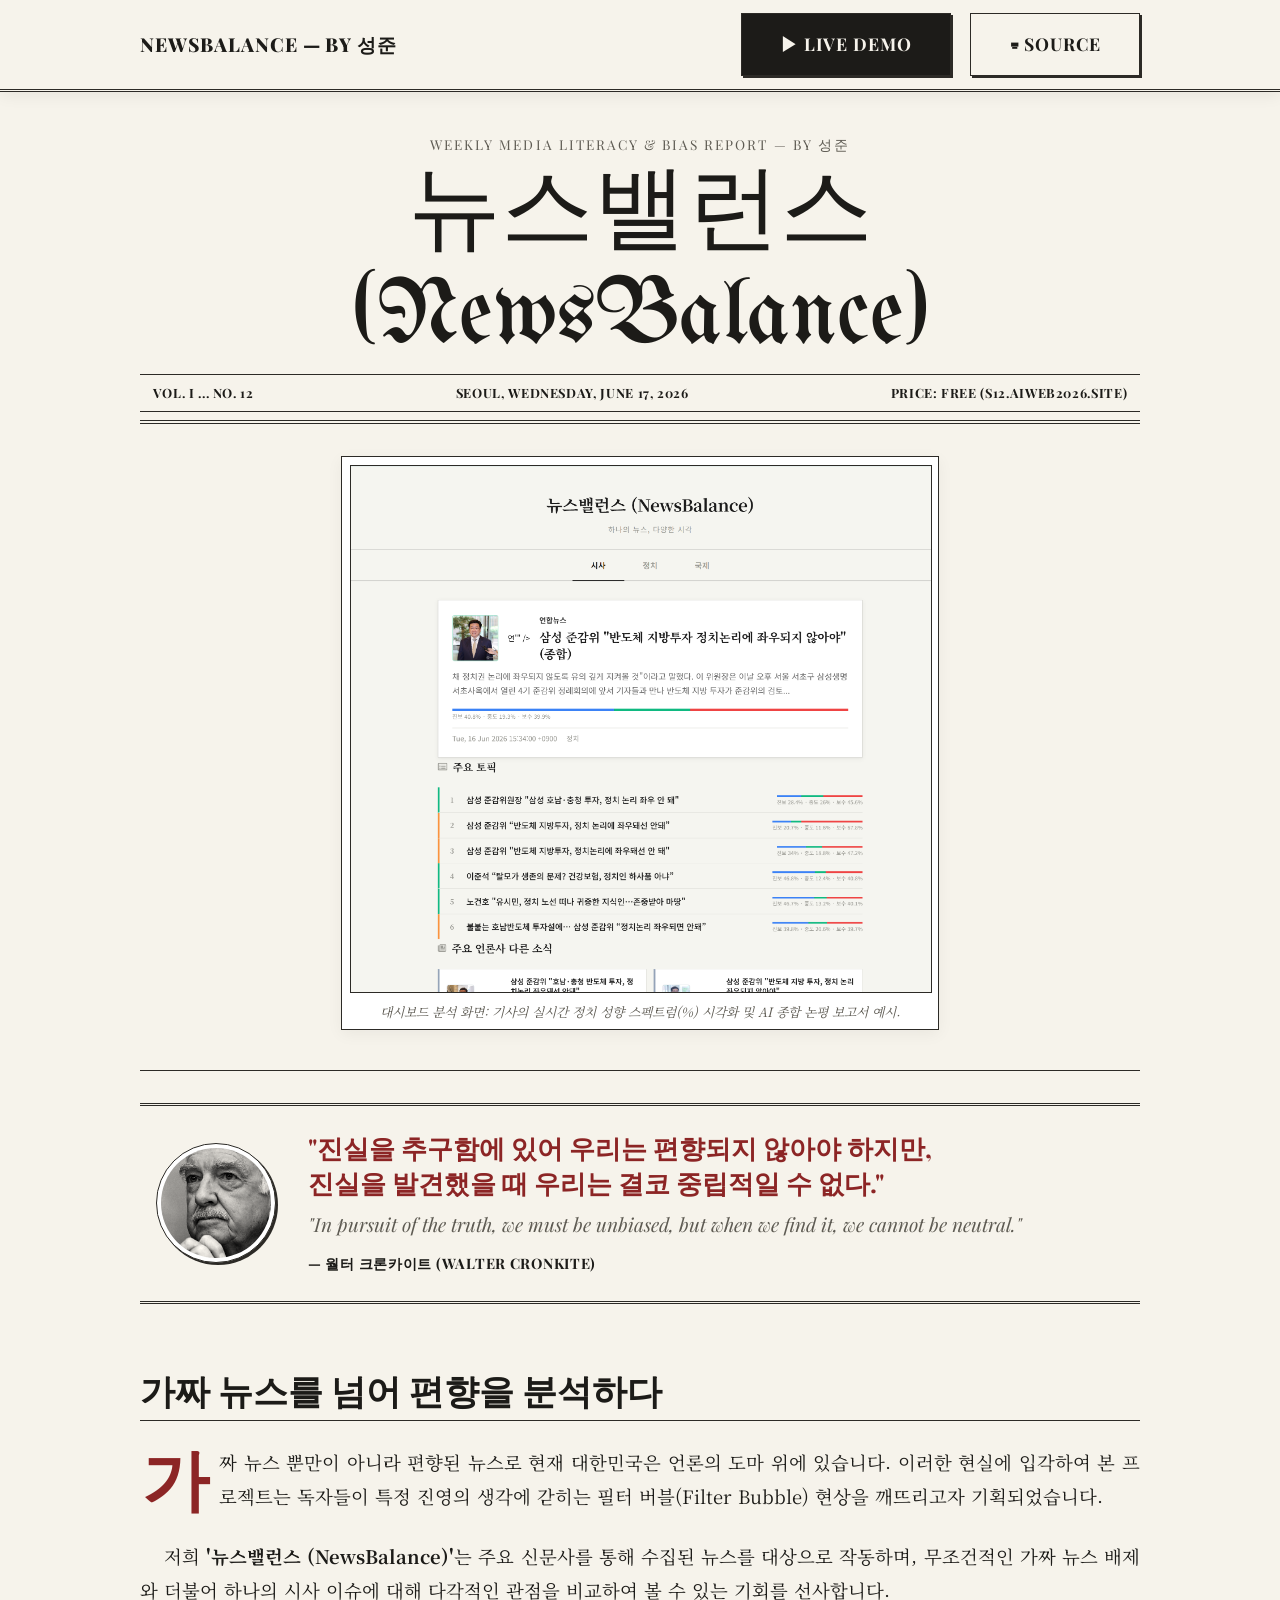
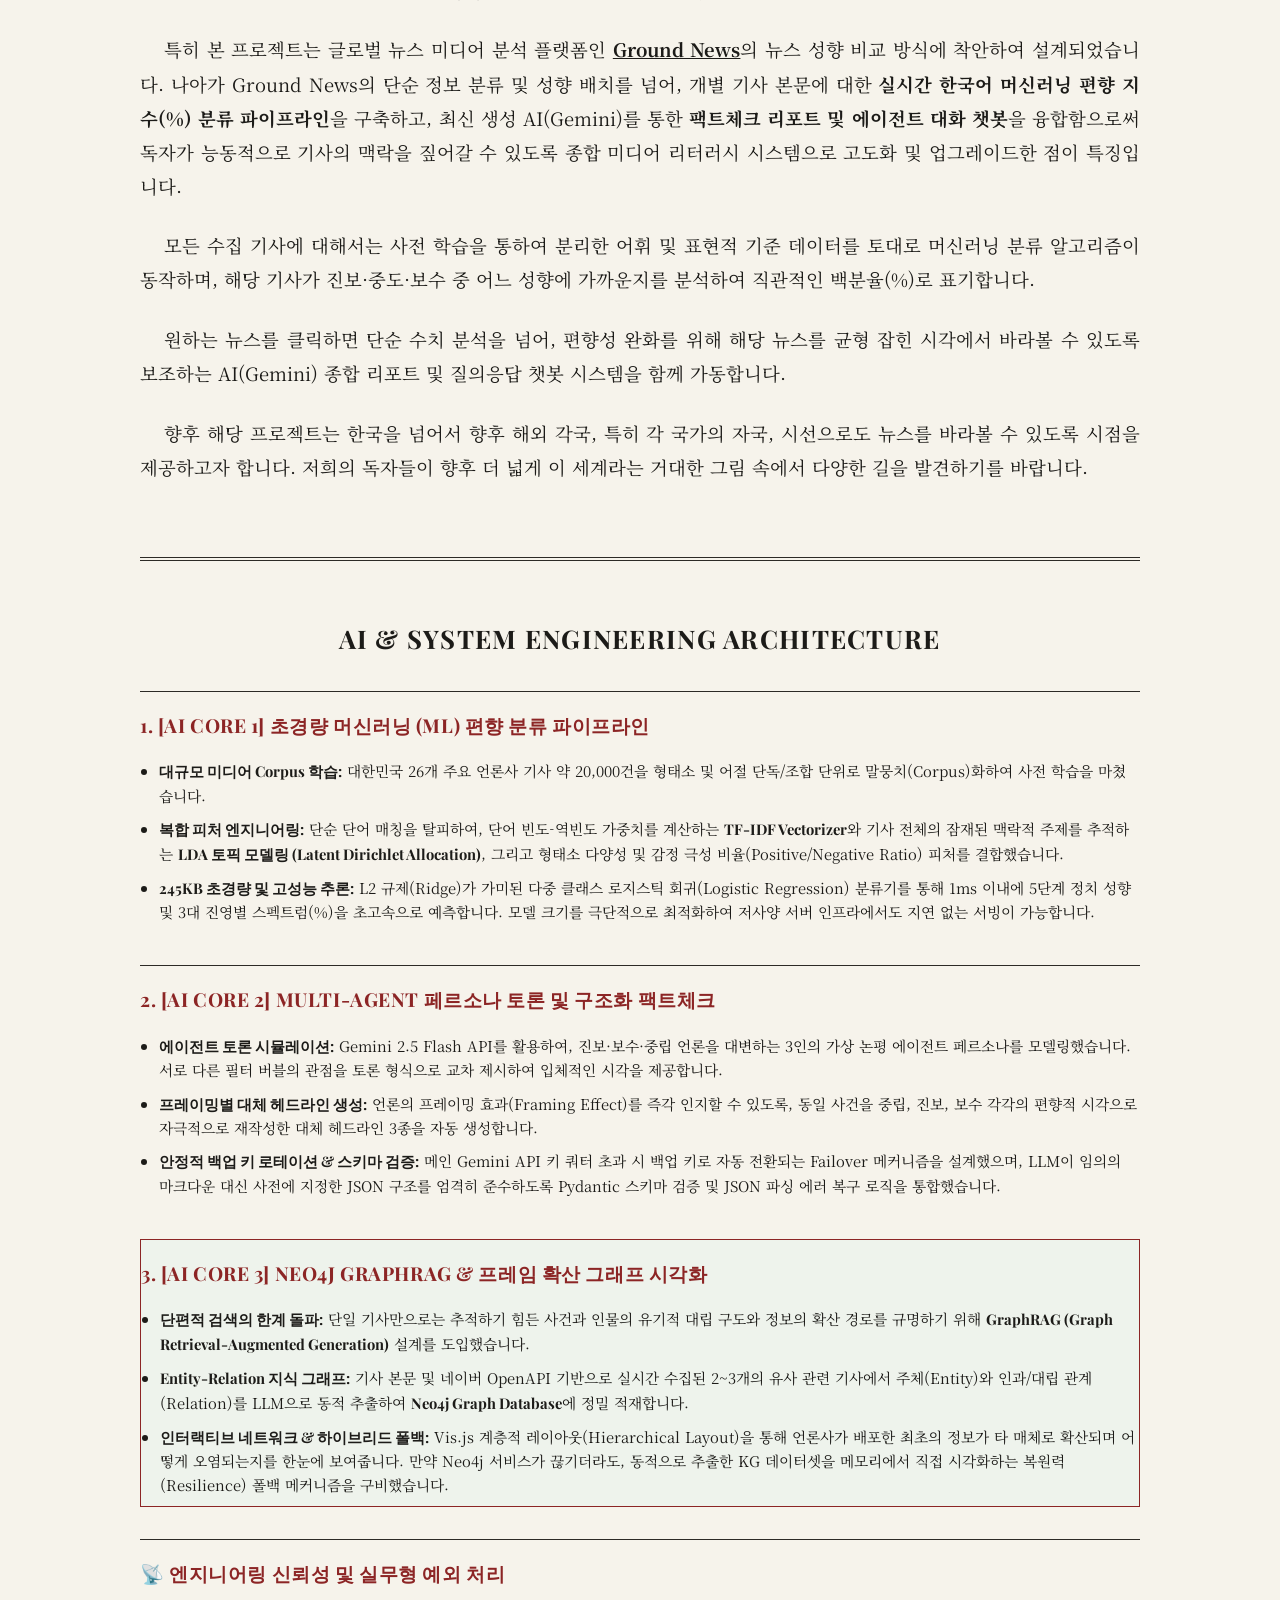
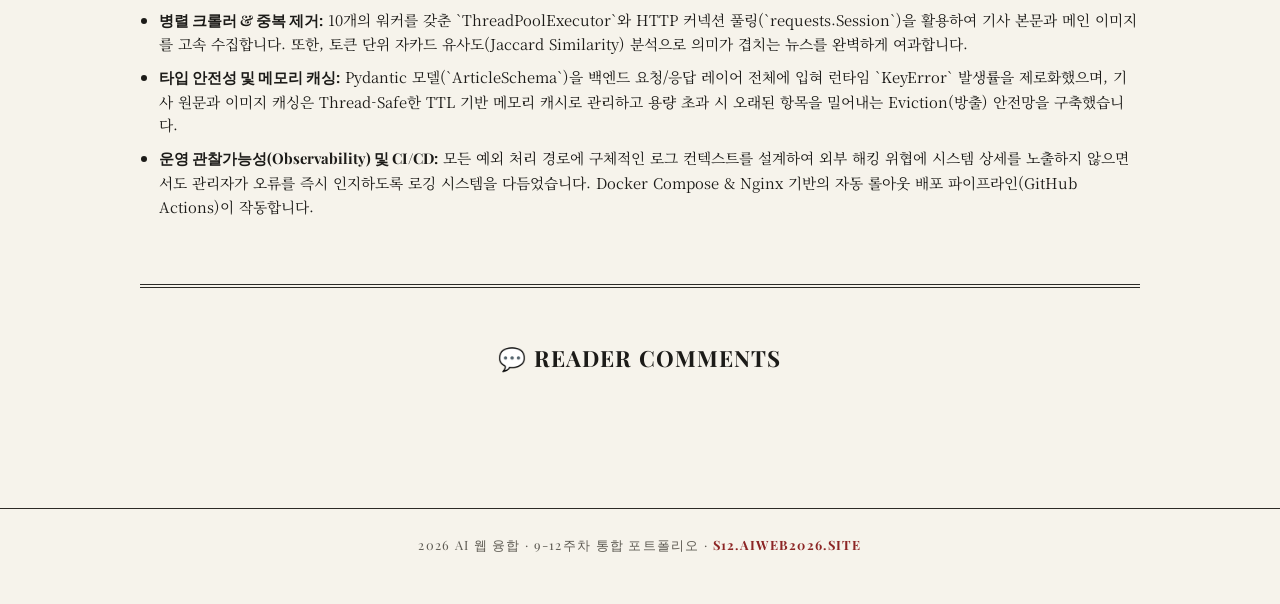
<file: index.html>
<!DOCTYPE html>
<html lang="ko">
<head>
  <meta charset="UTF-8" />
  <meta name="viewport" content="width=device-width, initial-scale=1.0" />
  <title>📰 뉴스밸런스 (NewsBalance) — by 성준</title>
  <meta name="description" content="뉴스 기사의 정치적 편향을 ML 이원 분석으로 수치화하고 균형 잡힌 시각을 제공하는 서비스" />
  <link rel="stylesheet" href="style.css" />
</head>
<body>

  <!-- ============ STICKY NAVIGATION BAR ============ -->
  <header class="sticky-nav">
    <div class="nav-inner">
      <span class="nav-brand">NewsBalance — by 성준</span>
      <div class="nav-buttons">
        <a class="newspaper-btn btn-primary" href="https://s12-demo.aiweb2026.site/" target="_blank" rel="noopener">
          ▶ Live Demo
        </a>
        <a class="newspaper-btn btn-secondary" href="https://github.com/sjunc/aiweb" target="_blank" rel="noopener">
          ⌨ Source
        </a>
      </div>
    </div>
  </header>

  <div class="container">
    
    <!-- ============ NEWSPAPER MASTHEAD ============ -->
    <header class="masthead">
      <div class="masthead-top">Weekly Media Literacy & Bias Report — by 성준</div>
      <h1 class="masthead-title">뉴스밸런스 (NewsBalance)</h1>
      <div class="masthead-info-bar">
        <span>VOL. I ... NO. 12</span>
        <span>SEOUL, WEDNESDAY, JUNE 17, 2026</span>
        <span>PRICE: FREE (s12.aiweb2026.site)</span>
      </div>
    </header>

    <!-- ============ LARGE FRONT-PAGE SCREENSHOT ============ -->
    <section class="main-screenshot-section">
      <div class="vintage-frame">
        <img class="main-screenshot" src="screenshot.png" alt="NewsBalance Dashboard Mockup" />
        <div class="image-caption">대시보드 분석 화면: 기사의 실시간 정치 성향 스펙트럼(%) 시각화 및 AI 종합 논평 보고서 예시.</div>
      </div>
    </section>

    <!-- ============ EDITORIAL CONTENT (Single Column) ============ -->
    <main class="editorial-stack">
      
      <!-- Walter Cronkite Quote with Portrait side-by-side -->
      <div class="quote-container">
        <div class="quote-portrait-box">
          <img class="quote-portrait-img" src="walter_cronkite.jpg" alt="Walter Cronkite" />
        </div>
        <div class="quote-block">
          <div class="quote-text">
            "진실을 추구함에 있어 우리는 편향되지 않아야 하지만, <br class="desktop-only">진실을 발견했을 때 우리는 결코 중립적일 수 없다."
          </div>
          <div class="quote-text-en">
            "In pursuit of the truth, we must be unbiased, but when we find it, we cannot be neutral."
          </div>
          <div class="quote-author">— 월터 크론카이트 (Walter Cronkite)</div>
        </div>
      </div>

      <!-- Introduction Article -->
      <article class="lead-article">
        <h2 class="article-headline">가짜 뉴스를 넘어 편향을 분석하다</h2>
        <div class="article-body">
          <p class="news-paragraph lead-p">
            가짜 뉴스 뿐만이 아니라 편향된 뉴스로 현재 대한민국은 언론의 도마 위에 있습니다. 이러한 현실에 입각하여 본 프로젝트는 독자들이 특정 진영의 생각에 갇히는 필터 버블(Filter Bubble) 현상을 깨뜨리고자 기획되었습니다.
          </p>
          <p class="news-paragraph">
            저희 <strong>'뉴스밸런스 (NewsBalance)'</strong>는 주요 신문사를 통해 수집된 뉴스를 대상으로 작동하며, 무조건적인 가짜 뉴스 배제와 더불어 하나의 시사 이슈에 대해 다각적인 관점을 비교하여 볼 수 있는 기회를 선사합니다.
          </p>
          <p class="news-paragraph">
            특히 본 프로젝트는 글로벌 뉴스 미디어 분석 플랫폼인 <strong><a href="https://ground.news/" target="_blank" rel="noopener" style="color: inherit; text-decoration: underline;">Ground News</a></strong>의 뉴스 성향 비교 방식에 착안하여 설계되었습니다. 나아가 Ground News의 단순 정보 분류 및 성향 배치를 넘어, 개별 기사 본문에 대한 <strong>실시간 한국어 머신러닝 편향 지수(%) 분류 파이프라인</strong>을 구축하고, 최신 생성 AI(Gemini)를 통한 <strong>팩트체크 리포트 및 에이전트 대화 챗봇</strong>을 융합함으로써 독자가 능동적으로 기사의 맥락을 짚어갈 수 있도록 종합 미디어 리터러시 시스템으로 고도화 및 업그레이드한 점이 특징입니다.
          </p>
          <p class="news-paragraph">
            모든 수집 기사에 대해서는 사전 학습을 통하여 분리한 어휘 및 표현적 기준 데이터를 토대로 머신러닝 분류 알고리즘이 동작하며, 해당 기사가 진보·중도·보수 중 어느 성향에 가까운지를 분석하여 직관적인 백분율(%)로 표기합니다.
          </p>
          <p class="news-paragraph">
            원하는 뉴스를 클릭하면 단순 수치 분석을 넘어, 편향성 완화를 위해 해당 뉴스를 균형 잡힌 시각에서 바라볼 수 있도록 보조하는 AI(Gemini) 종합 리포트 및 질의응답 챗봇 시스템을 함께 가동합니다.
          </p>
          <p class="news-paragraph">
            향후 해당 프로젝트는 한국을 넘어서 향후 해외 각국, 특히 각 국가의 자국, 시선으로도 뉴스를 바라볼 수 있도록 시점을 제공하고자 합니다. 저희의 독자들이 향후 더 넓게 이 세계라는 거대한 그림 속에서 다양한 길을 발견하기를 바랍니다.
          </p>
        </div>
      </article>



    </main>

    <!-- ============ TECHNICAL SPECIFICATIONS ============ -->
    <section class="technical-report">
      <h2 class="tech-title">AI &amp; System Engineering Architecture</h2>
      
      <div class="tech-grid">
        <div class="tech-card">
          <h3 class="tech-sub-title">1. [AI Core 1] 초경량 머신러닝 (ML) 편향 분류 파이프라인</h3>
          <ul class="tech-list">
            <li><strong>대규모 미디어 Corpus 학습:</strong> 대한민국 26개 주요 언론사 기사 약 20,000건을 형태소 및 어절 단독/조합 단위로 말뭉치(Corpus)화하여 사전 학습을 마쳤습니다.</li>
            <li><strong>복합 피처 엔지니어링:</strong> 단순 단어 매칭을 탈피하여, 단어 빈도-역빈도 가중치를 계산하는 <strong>TF-IDF Vectorizer</strong>와 기사 전체의 잠재된 맥락적 주제를 추적하는 <strong>LDA 토픽 모델링 (Latent Dirichlet Allocation)</strong>, 그리고 형태소 다양성 및 감정 극성 비율(Positive/Negative Ratio) 피처를 결합했습니다.</li>
            <li><strong>245KB 초경량 및 고성능 추론:</strong> L2 규제(Ridge)가 가미된 다중 클래스 로지스틱 회귀(Logistic Regression) 분류기를 통해 1ms 이내에 5단계 정치 성향 및 3대 진영별 스펙트럼(%)을 초고속으로 예측합니다. 모델 크기를 극단적으로 최적화하여 저사양 서버 인프라에서도 지연 없는 서빙이 가능합니다.</li>
          </ul>
        </div>

        <div class="tech-card">
          <h3 class="tech-sub-title">2. [AI Core 2] Multi-Agent 페르소나 토론 및 구조화 팩트체크</h3>
          <ul class="tech-list">
            <li><strong>에이전트 토론 시뮬레이션:</strong> Gemini 2.5 Flash API를 활용하여, 진보·보수·중립 언론을 대변하는 3인의 가상 논평 에이전트 페르소나를 모델링했습니다. 서로 다른 필터 버블의 관점을 토론 형식으로 교차 제시하여 입체적인 시각을 제공합니다.</li>
            <li><strong>프레이밍별 대체 헤드라인 생성:</strong> 언론의 프레이밍 효과(Framing Effect)를 즉각 인지할 수 있도록, 동일 사건을 중립, 진보, 보수 각각의 편향적 시각으로 자극적으로 재작성한 대체 헤드라인 3종을 자동 생성합니다.</li>
            <li><strong>안정적 백업 키 로테이션 & 스키마 검증:</strong> 메인 Gemini API 키 쿼터 초과 시 백업 키로 자동 전환되는 Failover 메커니즘을 설계했으며, LLM이 임의의 마크다운 대신 사전에 지정한 JSON 구조를 엄격히 준수하도록 Pydantic 스키마 검증 및 JSON 파싱 에러 복구 로직을 통합했습니다.</li>
          </ul>
        </div>

        <div class="tech-card" style="border: 1px solid var(--accent); background: rgba(0, 240, 255, 0.03);">
          <h3 class="tech-sub-title" style="color: var(--accent);">3. [AI Core 3] Neo4j GraphRAG &amp; 프레임 확산 그래프 시각화</h3>
          <ul class="tech-list">
            <li><strong>단편적 검색의 한계 돌파:</strong> 단일 기사만으로는 추적하기 힘든 사건과 인물의 유기적 대립 구도와 정보의 확산 경로를 규명하기 위해 <strong>GraphRAG (Graph Retrieval-Augmented Generation)</strong> 설계를 도입했습니다.</li>
            <li><strong>Entity-Relation 지식 그래프:</strong> 기사 본문 및 네이버 OpenAPI 기반으로 실시간 수집된 2~3개의 유사 관련 기사에서 주체(Entity)와 인과/대립 관계(Relation)를 LLM으로 동적 추출하여 <strong>Neo4j Graph Database</strong>에 정밀 적재합니다.</li>
            <li><strong>인터랙티브 네트워크 & 하이브리드 폴백:</strong> Vis.js 계층적 레이아웃(Hierarchical Layout)을 통해 언론사가 배포한 최초의 정보가 타 매체로 확산되며 어떻게 오염되는지를 한눈에 보여줍니다. 만약 Neo4j 서비스가 끊기더라도, 동적으로 추출한 KG 데이터셋을 메모리에서 직접 시각화하는 복원력(Resilience) 폴백 메커니즘을 구비했습니다.</li>
          </ul>
        </div>

        <div class="tech-card">
          <h3 class="tech-sub-title">📡 엔지니어링 신뢰성 및 실무형 예외 처리</h3>
          <ul class="tech-list">
            <li><strong>병렬 크롤러 & 중복 제거:</strong> 10개의 워커를 갖춘 `ThreadPoolExecutor`와 HTTP 커넥션 풀링(`requests.Session`)을 활용하여 기사 본문과 메인 이미지를 고속 수집합니다. 또한, 토큰 단위 자카드 유사도(Jaccard Similarity) 분석으로 의미가 겹치는 뉴스를 완벽하게 여과합니다.</li>
            <li><strong>타입 안전성 및 메모리 캐싱:</strong> Pydantic 모델(`ArticleSchema`)을 백엔드 요청/응답 레이어 전체에 입혀 런타임 `KeyError` 발생률을 제로화했으며, 기사 원문과 이미지 캐싱은 Thread-Safe한 TTL 기반 메모리 캐시로 관리하고 용량 초과 시 오래된 항목을 밀어내는 Eviction(방출) 안전망을 구축했습니다.</li>
            <li><strong>운영 관찰가능성(Observability) 및 CI/CD:</strong> 모든 예외 처리 경로에 구체적인 로그 컨텍스트를 설계하여 외부 해킹 위협에 시스템 상세를 노출하지 않으면서도 관리자가 오류를 즉시 인지하도록 로깅 시스템을 다듬었습니다. Docker Compose & Nginx 기반의 자동 롤아웃 배포 파이프라인(GitHub Actions)이 작동합니다.</li>
          </ul>
        </div>
      </div>
    </section>

    <!-- ============ GISCUS COMMENTS ============ -->
    <section class="comments-section" id="comments">
      <h2 class="comments-title">💬 Reader Comments</h2>
      <div class="giscus"></div>
      <script src="https://giscus.app/client.js"
        data-repo="sjunc/aiweb"
        data-repo-id="R_kgDOSPzPfw"
        data-category="Announcements"
        data-category-id="DIC_kwDOSPzPf84C79hP"
        data-mapping="pathname"
        data-strict="0"
        data-reactions-enabled="1"
        data-emit-metadata="0"
        data-input-position="bottom"
        data-theme="preferred_color_scheme"
        data-lang="ko"
        crossorigin="anonymous"
        async>
      </script>
    </section>

  </div>

  <!-- Footer -->
  <footer class="vintage-footer">
    2026 AI 웹 융합 · 9-12주차 통합 포트폴리오 · <a href="https://s12.aiweb2026.site">s12.aiweb2026.site</a>
  </footer>

</body>
</html>
</file>
<file: style.css>
/* ============ Playfair & Blackletter Fonts ============ */
@import url('https://fonts.googleapis.com/css2?family=Playfair+Display:ital,wght@0,700;0,800;1,400;1,700&family=UnifrakturMaguntia&family=Noto+Serif+KR:wght@400;500;700&display=swap');

:root {
  --paper: #f6f3eb; /* Aged parchment color */
  --ink: #1c1b18;   /* Faded black ink */
  --ink-muted: #5e5b53;
  --border: #2c2a26;
  --accent: #8c2525; /* Vintage Red */
  --highlight: #ede8dd;
  --container-max: 1000px; /* Wider and more readable unified single column */
}

body {
  margin: 0;
  padding: 0;
  background-color: var(--paper);
  color: var(--ink);
  font-family: 'Noto Serif KR', Georgia, serif;
  line-height: 1.85;
  -webkit-font-smoothing: antialiased;
}

/* Base Container */
.container {
  max-width: var(--container-max);
  margin: 0 auto;
  padding: 2.5rem 1.5rem;
}

/* ============ MASTHEAD (Newspaper Header) ============ */
.masthead {
  text-align: center;
  border-bottom: 4px double var(--border);
  padding-bottom: 0.5rem;
  margin-bottom: 2rem;
}

.masthead-top {
  font-family: 'Playfair Display', serif;
  font-size: 0.85rem;
  letter-spacing: 0.15em;
  text-transform: uppercase;
  color: var(--ink-muted);
  margin-bottom: 0.3rem;
}

.masthead-title {
  font-family: 'UnifrakturMaguntia', serif;
  font-size: clamp(3.2rem, 8vw, 5.8rem);
  line-height: 1.1;
  margin: 0.4rem 0;
  font-weight: normal;
  color: var(--ink);
}

.masthead-info-bar {
  display: flex;
  justify-content: space-between;
  border-top: 1px solid var(--border);
  border-bottom: 1px solid var(--border);
  padding: 0.4rem 0.8rem;
  font-family: 'Playfair Display', serif;
  font-size: 0.8rem;
  font-weight: bold;
  text-transform: uppercase;
  letter-spacing: 0.05em;
}

@media (max-width: 480px) {
  .masthead-info-bar {
    font-size: 0.65rem;
    padding: 0.4rem 0.2rem;
  }
}

/* ============ STICKY NAVIGATION BAR ============ */
.sticky-nav {
  position: sticky;
  top: 0;
  z-index: 1000;
  background-color: var(--paper);
  border-bottom: 3px double var(--border);
  padding: 0.8rem 2rem;
  box-shadow: 0 4px 15px rgba(0, 0, 0, 0.06);
}

.nav-inner {
  max-width: var(--container-max);
  margin: 0 auto;
  display: flex;
  justify-content: space-between;
  align-items: center;
  gap: 1.5rem;
}

.nav-brand {
  font-family: 'Playfair Display', serif;
  font-weight: 800;
  font-size: 1.2rem;
  letter-spacing: 0.05em;
  text-transform: uppercase;
  color: var(--ink);
}

.nav-buttons {
  display: flex;
  gap: 1.2rem;
}

.newspaper-btn {
  display: inline-flex;
  align-items: center;
  justify-content: center;
  gap: 0.6rem;
  padding: 0.9rem 2.4rem;
  font-family: 'Playfair Display', serif;
  font-size: 1.1rem;
  font-weight: bold;
  text-decoration: none;
  text-transform: uppercase;
  letter-spacing: 0.05em;
  transition: all 0.2s ease;
  border: 1px solid var(--border);
  box-shadow: 2px 2px 0px var(--border);
}

@media (max-width: 680px) {
  .sticky-nav {
    padding: 0.8rem 1rem;
  }
  .nav-inner {
    flex-direction: column;
    gap: 0.6rem;
    align-items: center;
    text-align: center;
  }
  .nav-brand {
    font-size: 1.05rem;
  }
  .nav-buttons {
    width: 100%;
    justify-content: center;
    gap: 0.6rem;
  }
  .newspaper-btn {
    padding: 0.6rem 1.2rem !important;
    font-size: 0.85rem !important;
  }
}

.newspaper-btn:active {
  transform: translate(2px, 2px);
  box-shadow: none;
}

.newspaper-btn.btn-primary {
  background-color: var(--ink);
  color: var(--paper);
}

.newspaper-btn.btn-primary:hover {
  background-color: var(--accent);
  color: white;
  border-color: var(--accent);
}

.newspaper-btn.btn-secondary {
  background-color: transparent;
  color: var(--ink);
}

.newspaper-btn.btn-secondary:hover {
  background-color: var(--highlight);
}

/* ============ VINTAGE SCREENSHOT FRAME ============ */
.main-screenshot-section {
  display: flex;
  justify-content: center;
  margin-bottom: 2.5rem;
}

.vintage-frame {
  border: 1px solid var(--border);
  padding: 8px;
  background-color: white;
  box-shadow: 0 4px 15px rgba(0, 0, 0, 0.05);
  max-width: 580px;
  width: 100%;
}

.main-screenshot {
  display: block;
  width: 100%;
  height: auto;
  border: 1px solid var(--border);
}

.image-caption {
  font-size: 0.8rem;
  font-style: italic;
  color: var(--ink-muted);
  text-align: center;
  margin-top: 0.6rem;
  line-height: 1.4;
}

/* ============ EDITORIAL STACK (Single Column) ============ */
.editorial-stack {
  display: flex;
  flex-direction: column;
  gap: 2.5rem;
  border-top: 1px solid var(--border);
  padding-top: 2rem;
}

/* Quote Block & Portrait Container */
.quote-container {
  display: flex;
  align-items: center;
  gap: 2rem;
  border-top: 3px double var(--border);
  border-bottom: 3px double var(--border);
  padding: 1.5rem 1rem;
  margin-bottom: 1.5rem;
}

.quote-portrait-box {
  flex-shrink: 0;
  width: 110px;
  height: 110px;
  border: 1px solid var(--border);
  padding: 4px;
  background-color: white;
  border-radius: 50%;
  overflow: hidden;
  box-shadow: 2px 2px 0px var(--border);
}

.quote-portrait-img {
  width: 100%;
  height: 100%;
  object-fit: cover;
  border-radius: 50%;
  filter: grayscale(100%) contrast(120%) sepia(10%);
}

.quote-block {
  flex: 1;
  text-align: left;
}

@media (max-width: 680px) {
  .quote-container {
    flex-direction: column;
    text-align: center;
    gap: 1rem;
  }
  .quote-block {
    text-align: center;
  }
}

.quote-text {
  font-family: 'Playfair Display', serif;
  font-size: clamp(1.2rem, 2.5vw, 1.6rem);
  line-height: 1.4;
  margin-bottom: 0.6rem;
  font-weight: 700;
  color: var(--accent);
}

.quote-text-en {
  font-family: 'Playfair Display', serif;
  font-size: clamp(1rem, 2vw, 1.2rem);
  font-style: italic;
  line-height: 1.4;
  margin-bottom: 0.8rem;
  color: var(--ink-muted);
}

.quote-author {
  font-family: 'Playfair Display', serif;
  font-size: 0.9rem;
  font-weight: bold;
  text-transform: uppercase;
  letter-spacing: 0.05em;
}

/* Article Headline & Body */
.lead-article {
  text-align: left;
}

.article-headline {
  font-family: 'Playfair Display', serif;
  font-size: clamp(1.6rem, 3.5vw, 2.2rem);
  font-weight: 800;
  line-height: 1.25;
  margin: 0 0 1.5rem 0;
  color: var(--ink);
  border-bottom: 1px solid var(--border);
  padding-bottom: 0.5rem;
}

.article-body {
  font-size: 1.15rem;
  color: var(--ink);
}

.news-paragraph {
  margin: 0 0 1.6rem 0;
  text-indent: 1.5rem;
  text-align: justify;
  line-height: 1.85;
}

.news-paragraph.lead-p {
  text-indent: 0;
}

.news-paragraph.lead-p::first-letter {
  float: left;
  font-size: 4.2rem;
  line-height: 0.75;
  padding-top: 6px;
  padding-right: 10px;
  padding-left: 2px;
  font-family: 'Playfair Display', serif;
  font-weight: bold;
  color: var(--accent);
}

.desktop-only {
  display: block;
}

@media (max-width: 576px) {
  .desktop-only {
    display: none;
  }
}

/* Portrait Section */
.portrait-section {
  display: flex;
  justify-content: center;
  margin: 1rem 0;
}

.portrait-box {
  border: 1px solid var(--border);
  padding: 8px;
  background-color: white;
  text-align: center;
  max-width: 550px;
  width: 100%;
}

.portrait-img {
  width: 100%;
  height: auto;
  border: 1px solid var(--border);
  filter: grayscale(100%) contrast(120%) sepia(10%);
}

.portrait-cap {
  font-size: 0.75rem;
  font-style: italic;
  color: var(--ink-muted);
  margin-top: 0.5rem;
  line-height: 1.3;
}

/* ============ TECHNICAL SPECIFICATIONS ============ */
.technical-report {
  border-top: 4px double var(--border);
  margin-top: 3rem;
  padding-top: 2rem;
}

.tech-title {
  font-family: 'Playfair Display', serif;
  text-align: center;
  font-size: 1.6rem;
  text-transform: uppercase;
  letter-spacing: 0.05em;
  margin-bottom: 1.8rem;
}

.tech-grid {
  display: flex;
  flex-direction: column;
  gap: 2rem;
}

.tech-card {
  border-top: 1px solid var(--border);
  padding-top: 1rem;
}

.tech-sub-title {
  font-family: 'Playfair Display', serif;
  font-size: 1.2rem;
  text-transform: uppercase;
  margin-top: 0;
  margin-bottom: 1rem;
  letter-spacing: 0.03em;
  color: var(--accent);
}

.tech-list {
  padding-left: 1.2rem;
  margin: 0;
}

.tech-list li {
  font-size: 0.92rem;
  margin-bottom: 0.6rem;
  line-height: 1.6;
}

.tech-list li strong {
  font-family: 'Playfair Display', serif;
}

/* ============ GISCUS SECTION ============ */
.comments-section {
  border-top: 4px double var(--border);
  margin-top: 3.5rem;
  padding-top: 2rem;
}

.comments-title {
  font-family: 'Playfair Display', serif;
  font-size: 1.4rem;
  text-align: center;
  text-transform: uppercase;
  letter-spacing: 0.05em;
  margin-bottom: 1.5rem;
}

/* ============ FOOTER ============ */
.vintage-footer {
  border-top: 1px solid var(--border);
  margin-top: 4rem;
  padding: 1.5rem 0 3rem;
  text-align: center;
  font-family: 'Playfair Display', serif;
  font-size: 0.8rem;
  color: var(--ink-muted);
  text-transform: uppercase;
  letter-spacing: 0.1em;
}

.vintage-footer a {
  color: var(--accent);
  text-decoration: none;
  font-weight: bold;
}
</file>
